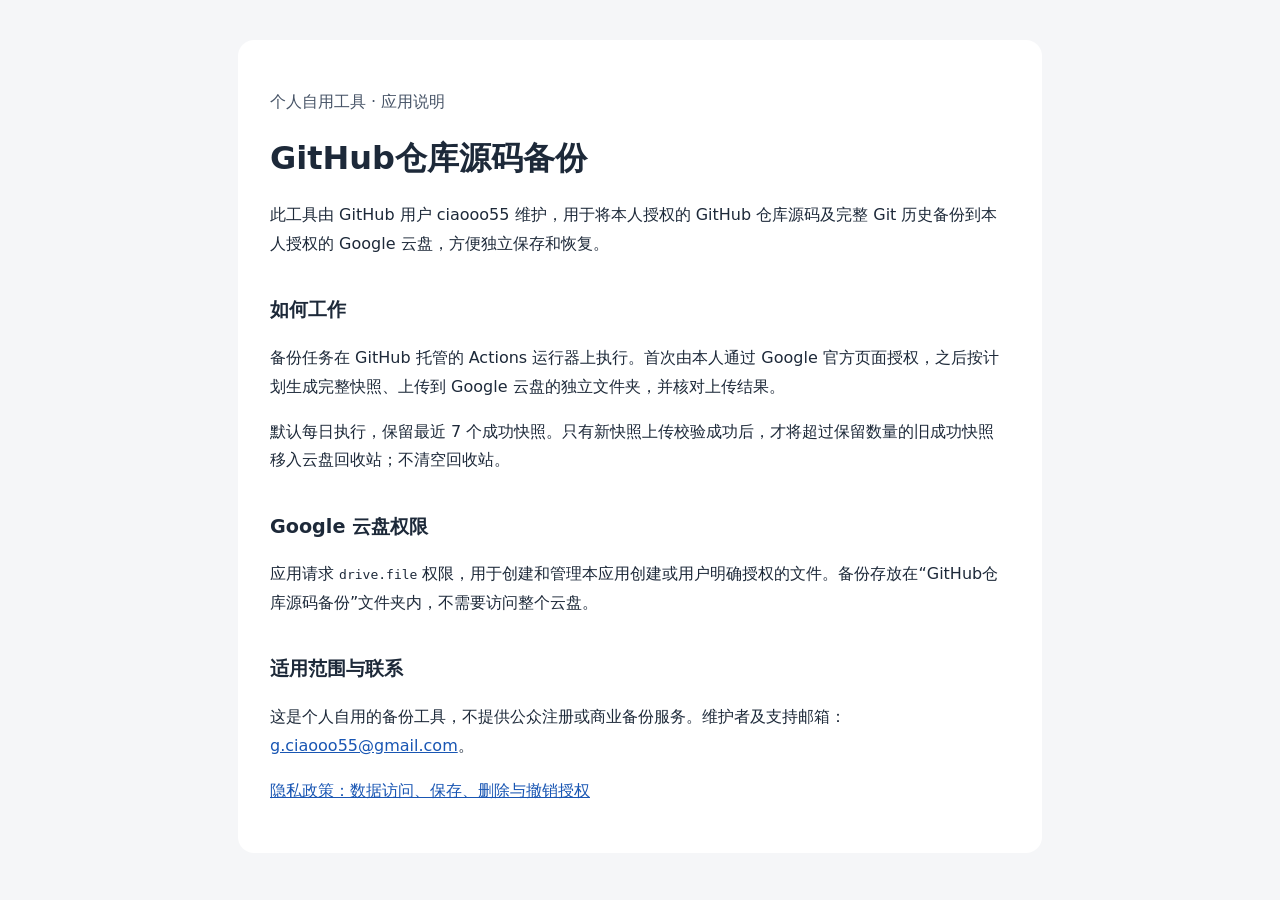
<file: index.html>
<!doctype html>
<html lang="zh-CN">
<meta charset="utf-8">
<meta name="viewport" content="width=device-width, initial-scale=1">
<title>GitHub仓库源码备份</title>
<link rel="stylesheet" href="style.css">
<main>
  <p class="eyebrow">个人自用工具 · 应用说明</p>
  <h1>GitHub仓库源码备份</h1>
  <p>此工具由 GitHub 用户 ciaooo55 维护，用于将本人授权的 GitHub 仓库源码及完整 Git 历史备份到本人授权的 Google 云盘，方便独立保存和恢复。</p>
  <h2>如何工作</h2>
  <p>备份任务在 GitHub 托管的 Actions 运行器上执行。首次由本人通过 Google 官方页面授权，之后按计划生成完整快照、上传到 Google 云盘的独立文件夹，并核对上传结果。</p>
  <p>默认每日执行，保留最近 7 个成功快照。只有新快照上传校验成功后，才将超过保留数量的旧成功快照移入云盘回收站；不清空回收站。</p>
  <h2>Google 云盘权限</h2>
  <p>应用请求 <code>drive.file</code> 权限，用于创建和管理本应用创建或用户明确授权的文件。备份存放在“GitHub仓库源码备份”文件夹内，不需要访问整个云盘。</p>
  <h2>适用范围与联系</h2>
  <p>这是个人自用的备份工具，不提供公众注册或商业备份服务。维护者及支持邮箱：<a href="mailto:g.ciaooo55@gmail.com">g.ciaooo55@gmail.com</a>。</p>
  <p><a href="privacy.html">隐私政策：数据访问、保存、删除与撤销授权</a></p>
</main>
</html>
</file>
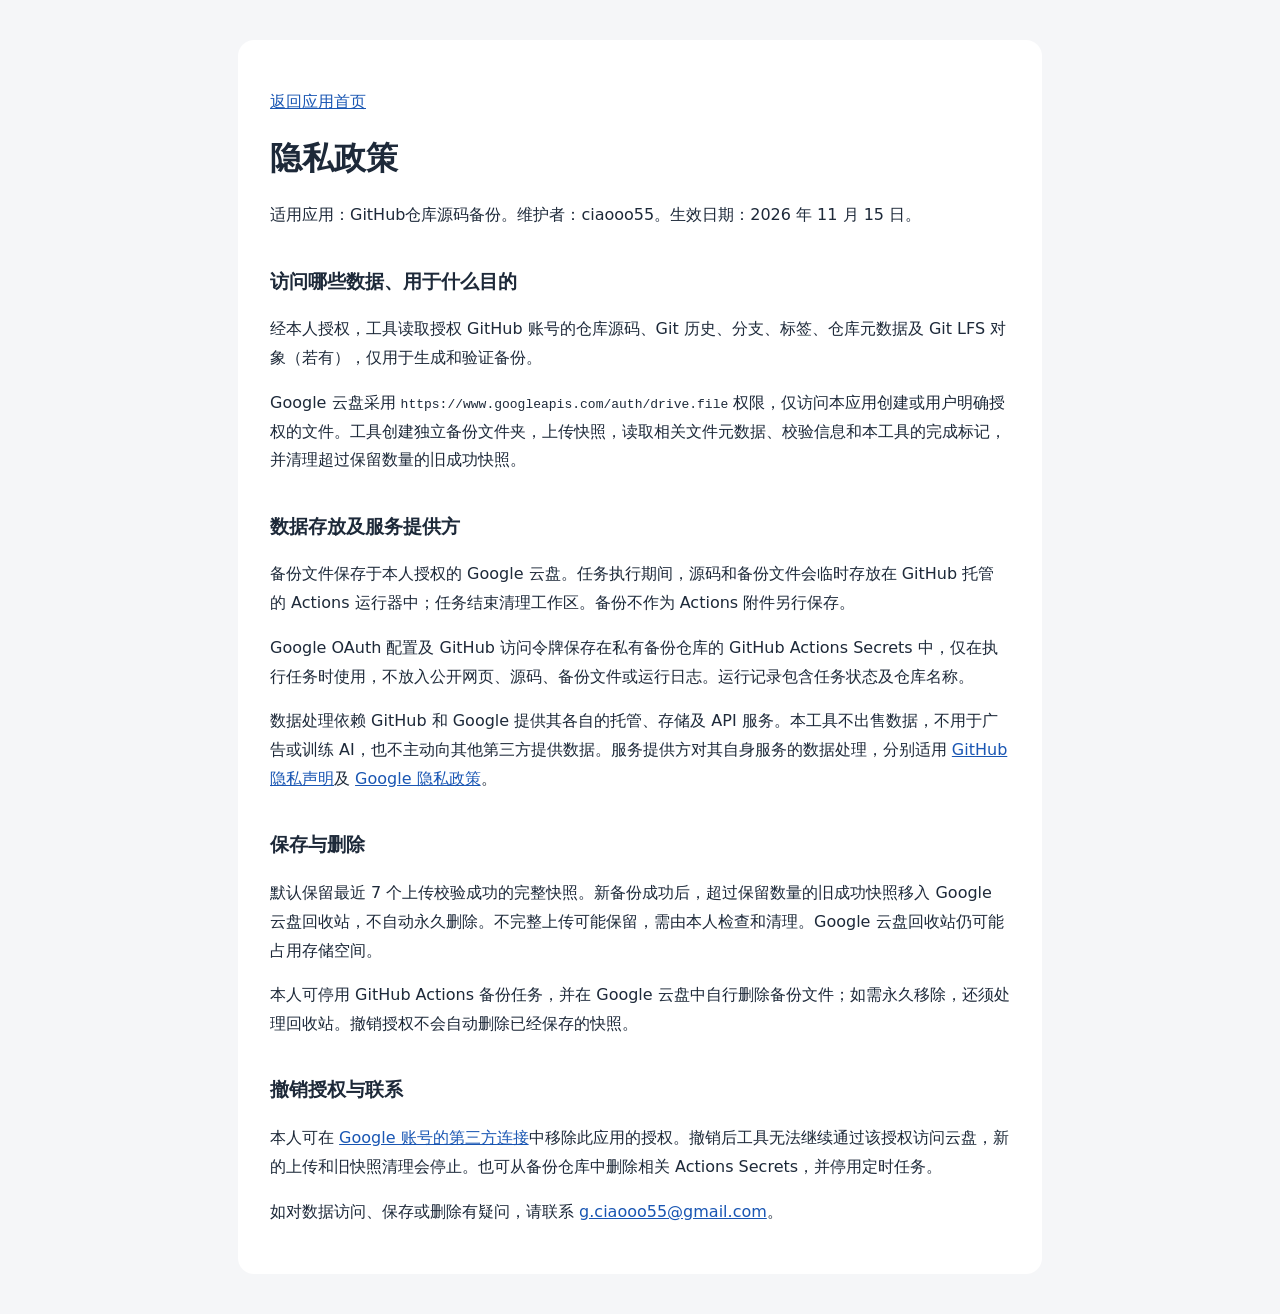
<file: privacy.html>
<!doctype html>
<html lang="zh-CN">
<meta charset="utf-8">
<meta name="viewport" content="width=device-width, initial-scale=1">
<title>隐私政策 · GitHub仓库源码备份</title>
<link rel="stylesheet" href="style.css">
<main>
  <p><a href="index.html">返回应用首页</a></p>
  <h1>隐私政策</h1>
  <p>适用应用：GitHub仓库源码备份。维护者：ciaooo55。生效日期：2026 年 11 月 15 日。</p>
  <h2>访问哪些数据、用于什么目的</h2>
  <p>经本人授权，工具读取授权 GitHub 账号的仓库源码、Git 历史、分支、标签、仓库元数据及 Git LFS 对象（若有），仅用于生成和验证备份。</p>
  <p>Google 云盘采用 <code>https://www.googleapis.com/auth/drive.file</code> 权限，仅访问本应用创建或用户明确授权的文件。工具创建独立备份文件夹，上传快照，读取相关文件元数据、校验信息和本工具的完成标记，并清理超过保留数量的旧成功快照。</p>
  <h2>数据存放及服务提供方</h2>
  <p>备份文件保存于本人授权的 Google 云盘。任务执行期间，源码和备份文件会临时存放在 GitHub 托管的 Actions 运行器中；任务结束清理工作区。备份不作为 Actions 附件另行保存。</p>
  <p>Google OAuth 配置及 GitHub 访问令牌保存在私有备份仓库的 GitHub Actions Secrets 中，仅在执行任务时使用，不放入公开网页、源码、备份文件或运行日志。运行记录包含任务状态及仓库名称。</p>
  <p>数据处理依赖 GitHub 和 Google 提供其各自的托管、存储及 API 服务。本工具不出售数据，不用于广告或训练 AI，也不主动向其他第三方提供数据。服务提供方对其自身服务的数据处理，分别适用 <a href="https://docs.github.com/en/site-policy/privacy-policies/github-general-privacy-statement">GitHub 隐私声明</a>及 <a href="https://policies.google.com/privacy">Google 隐私政策</a>。</p>
  <h2>保存与删除</h2>
  <p>默认保留最近 7 个上传校验成功的完整快照。新备份成功后，超过保留数量的旧成功快照移入 Google 云盘回收站，不自动永久删除。不完整上传可能保留，需由本人检查和清理。Google 云盘回收站仍可能占用存储空间。</p>
  <p>本人可停用 GitHub Actions 备份任务，并在 Google 云盘中自行删除备份文件；如需永久移除，还须处理回收站。撤销授权不会自动删除已经保存的快照。</p>
  <h2>撤销授权与联系</h2>
  <p>本人可在 <a href="https://myaccount.google.com/connections">Google 账号的第三方连接</a>中移除此应用的授权。撤销后工具无法继续通过该授权访问云盘，新的上传和旧快照清理会停止。也可从备份仓库中删除相关 Actions Secrets，并停用定时任务。</p>
  <p>如对数据访问、保存或删除有疑问，请联系 <a href="mailto:g.ciaooo55@gmail.com">g.ciaooo55@gmail.com</a>。</p>
</main>
</html>
</file>
<file: style.css>
:root { color-scheme: light dark; font-family: system-ui, sans-serif; line-height: 1.8; }
body { margin: 0; background: #f5f6f8; color: #1d2939; }
main { max-width: 740px; margin: 40px auto; padding: 32px; background: #fff; border-radius: 16px; }
h1 { line-height: 1.3; font-size: 2rem; }
h2 { margin-top: 1.8em; font-size: 1.2rem; }
a { color: #1956b3; overflow-wrap: anywhere; }
code { overflow-wrap: anywhere; }
.eyebrow { color: #475467; }
@media (max-width: 600px) { main { margin: 0; padding: 24px 20px; border-radius: 0; } }
@media (prefers-color-scheme: dark) {
  body { background: #141820; color: #e7eaf0; }
  main { background: #202632; }
  a { color: #9cc5ff; }
  .eyebrow { color: #b6bfce; }
}
</file>
